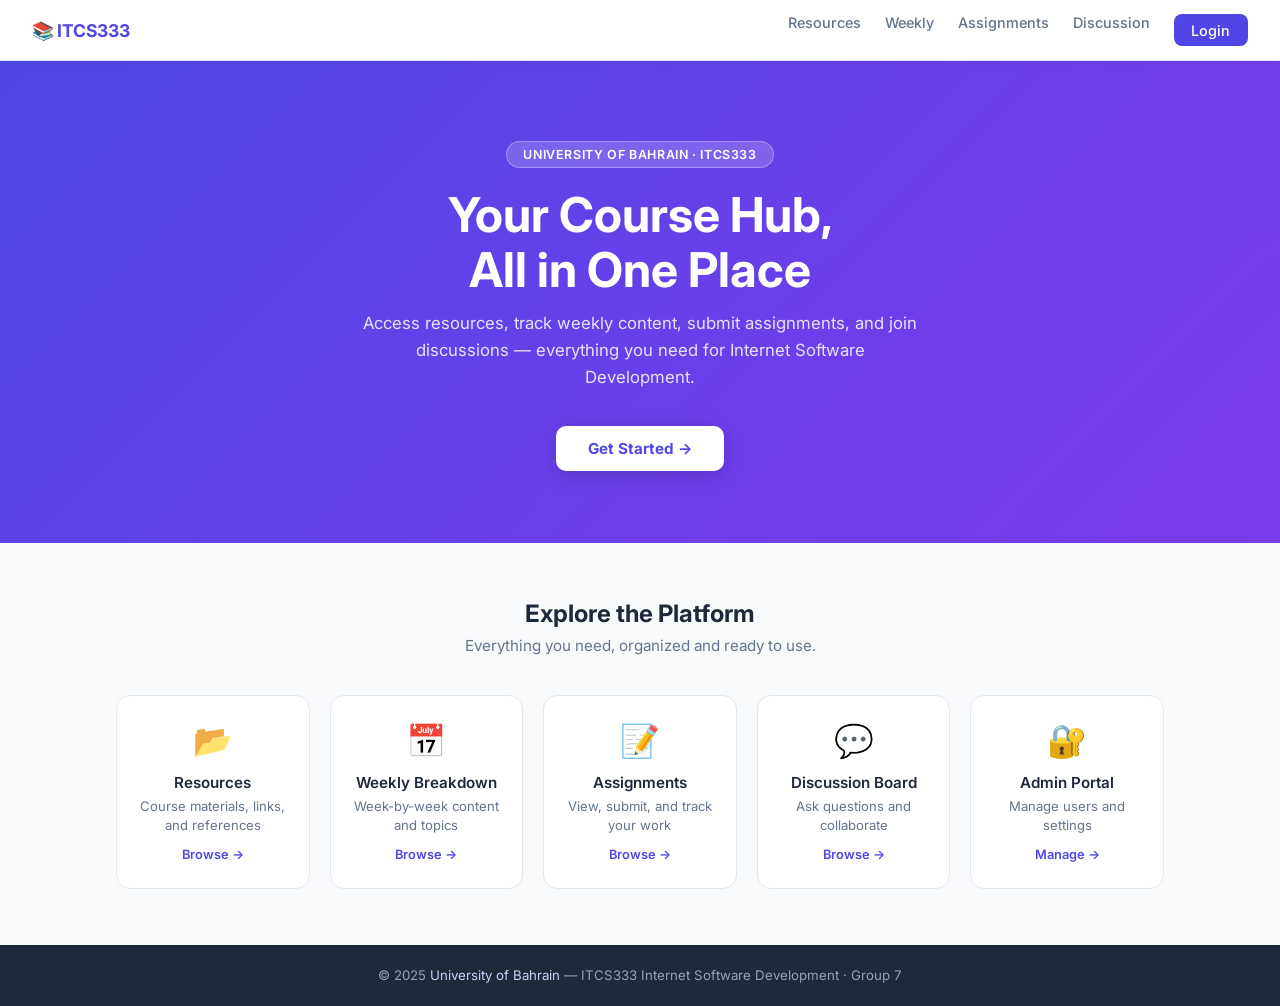
<file: index.html>
<!DOCTYPE html>
<html lang="en">
<head>
    <meta charset="UTF-8">
    <meta name="viewport" content="width=device-width, initial-scale=1.0">
    <title>ITCS333 — Course Website</title>
    <link href="https://fonts.googleapis.com/css2?family=Inter:wght@400;500;600;700&display=swap" rel="stylesheet">
    <style>
        *, *::before, *::after { box-sizing: border-box; margin: 0; padding: 0; }
        body { font-family: 'Inter', sans-serif; background: #f8fafc; color: #1e293b; }

        /* ── NAV ── */
        header {
            background: #fff;
            border-bottom: 1px solid #e2e8f0;
            padding: .9rem 2rem;
            display: flex;
            justify-content: space-between;
            align-items: center;
            position: sticky; top: 0; z-index: 100;
            box-shadow: 0 1px 6px rgba(0,0,0,.06);
        }
        .logo { font-size: 1.1rem; font-weight: 700; color: #4f46e5; letter-spacing: -.3px; }
        nav { display: flex; gap: 1.5rem; }
        nav a { text-decoration: none; color: #64748b; font-size: .9rem; font-weight: 500; transition: color .2s; }
        nav a:hover { color: #4f46e5; }
        .nav-login {
            background: #4f46e5; color: #fff !important; padding: .45rem 1.1rem;
            border-radius: 8px; transition: background .2s !important;
        }
        .nav-login:hover { background: #4338ca !important; }

        /* ── HERO ── */
        .hero {
            background: linear-gradient(135deg, #4f46e5 0%, #7c3aed 100%);
            color: #fff;
            text-align: center;
            padding: 5rem 1rem 4.5rem;
        }
        .hero-badge {
            display: inline-block;
            background: rgba(255,255,255,.18);
            border: 1px solid rgba(255,255,255,.3);
            border-radius: 50px;
            padding: .3rem 1rem;
            font-size: .78rem;
            font-weight: 600;
            letter-spacing: .05em;
            text-transform: uppercase;
            margin-bottom: 1.2rem;
        }
        .hero h1 { font-size: clamp(2rem, 5vw, 3rem); font-weight: 700; line-height: 1.15; margin-bottom: .8rem; }
        .hero p { font-size: 1.05rem; opacity: .85; max-width: 560px; margin: 0 auto 2.2rem; line-height: 1.6; }
        .hero-cta {
            display: inline-block;
            background: #fff;
            color: #4f46e5;
            font-weight: 700;
            font-size: .95rem;
            padding: .8rem 2rem;
            border-radius: 10px;
            text-decoration: none;
            box-shadow: 0 4px 20px rgba(0,0,0,.15);
            transition: transform .2s, box-shadow .2s;
        }
        .hero-cta:hover { transform: translateY(-2px); box-shadow: 0 8px 28px rgba(0,0,0,.2); }

        /* ── CARDS ── */
        .cards-section { padding: 3.5rem 1rem; max-width: 1080px; margin: 0 auto; }
        .cards-section h2 { text-align: center; font-size: 1.5rem; font-weight: 700; margin-bottom: .5rem; color: #1e293b; }
        .cards-subtitle { text-align: center; color: #64748b; margin-bottom: 2.5rem; font-size: .95rem; }
        .cards-grid { display: grid; grid-template-columns: repeat(auto-fit, minmax(180px, 1fr)); gap: 1.25rem; }

        .card {
            background: #fff;
            border-radius: 14px;
            padding: 1.6rem 1.2rem;
            text-align: center;
            border: 1px solid #e2e8f0;
            text-decoration: none;
            color: inherit;
            transition: transform .2s, box-shadow .2s, border-color .2s;
        }
        .card:hover { transform: translateY(-4px); box-shadow: 0 10px 32px rgba(79,70,229,.12); border-color: #c7d2fe; }
        .card-icon { font-size: 2rem; margin-bottom: .8rem; }
        .card h3 { font-size: .95rem; font-weight: 600; color: #1e293b; margin-bottom: .3rem; }
        .card p { font-size: .82rem; color: #64748b; line-height: 1.5; }
        .card-arrow { font-size: .8rem; color: #4f46e5; font-weight: 600; margin-top: .7rem; display: block; }

        /* ── FOOTER ── */
        footer {
            background: #1e293b;
            color: #94a3b8;
            text-align: center;
            padding: 1.4rem;
            font-size: .83rem;
        }
        footer span { color: #c7d2fe; }
    </style>
</head>
<body>

<header>
    <div class="logo">📚 ITCS333</div>
    <nav>
        <a href="src/resources/list.html">Resources</a>
        <a href="src/weekly/list.html">Weekly</a>
        <a href="src/assignments/list.html">Assignments</a>
        <a href="src/discussion/board.html">Discussion</a>
        <a href="src/auth/login.html" class="nav-login">Login</a>
    </nav>
</header>

<section class="hero">
    <div class="hero-badge">University of Bahrain · ITCS333</div>
    <h1>Your Course Hub,<br>All in One Place</h1>
    <p>Access resources, track weekly content, submit assignments, and join discussions — everything you need for Internet Software Development.</p>
    <a href="src/auth/login.html" class="hero-cta">Get Started →</a>
</section>

<section class="cards-section">
    <h2>Explore the Platform</h2>
    <p class="cards-subtitle">Everything you need, organized and ready to use.</p>
    <div class="cards-grid">
        <a class="card" href="src/resources/list.html">
            <div class="card-icon">📂</div>
            <h3>Resources</h3>
            <p>Course materials, links, and references</p>
            <span class="card-arrow">Browse →</span>
        </a>
        <a class="card" href="src/weekly/list.html">
            <div class="card-icon">📅</div>
            <h3>Weekly Breakdown</h3>
            <p>Week-by-week content and topics</p>
            <span class="card-arrow">Browse →</span>
        </a>
        <a class="card" href="src/assignments/list.html">
            <div class="card-icon">📝</div>
            <h3>Assignments</h3>
            <p>View, submit, and track your work</p>
            <span class="card-arrow">Browse →</span>
        </a>
        <a class="card" href="src/discussion/board.html">
            <div class="card-icon">💬</div>
            <h3>Discussion Board</h3>
            <p>Ask questions and collaborate</p>
            <span class="card-arrow">Browse →</span>
        </a>
        <a class="card" href="src/admin/manage_users.html">
            <div class="card-icon">🔐</div>
            <h3>Admin Portal</h3>
            <p>Manage users and settings</p>
            <span class="card-arrow">Manage →</span>
        </a>
    </div>
</section>

<footer>
    &copy; 2025 <span>University of Bahrain</span> — ITCS333 Internet Software Development · Group 7
</footer>

</body>
</html>
</file>
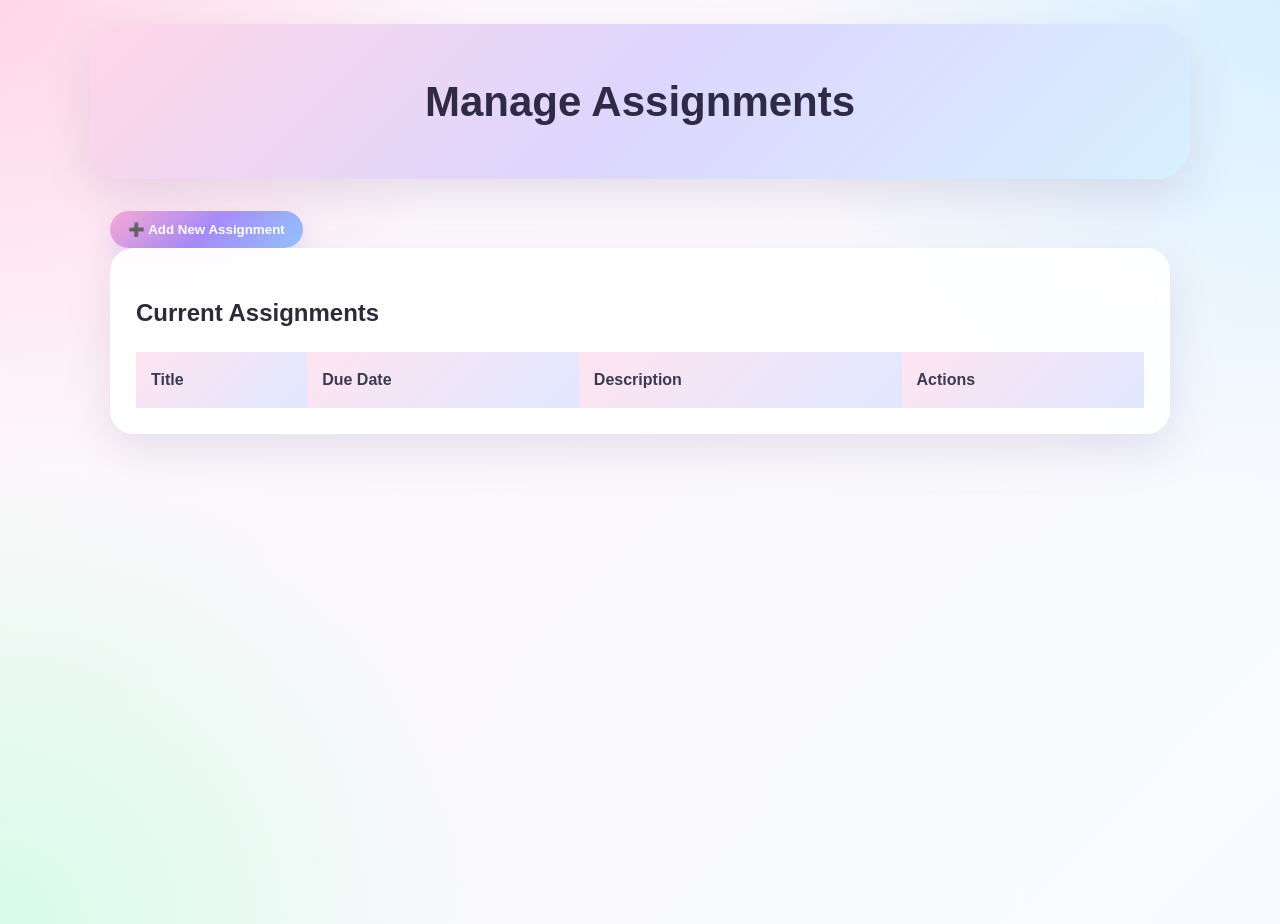
<file: src/assignments/admin.html>
<!--
  Requirement: Create the Admin View for Assignments

  Instructions:
  Fill in the HTML elements as described in the comments.
  This page allows the teacher (admin) to perform full CRUD operations
  on course assignments.
-->
<!DOCTYPE html>
<html lang="en">
<head>
    <!-- TODO: Add the <meta> tag for character encoding (UTF-8). -->
    <meta charset="UTF-8">

    <!-- TODO: Add the responsive viewport <meta> tag
         (width=device-width, initial-scale=1.0). -->
    <meta name="viewport" content="width=device-width, initial-scale=1.0">

    <!-- TODO: Add a <title>, e.g., "Manage Assignments". -->
    <title>Manage Assignments</title>

    <!-- TODO: Link to your CSS framework or stylesheet. -->
    <link rel="stylesheet" href="style.css">

    <!-- Required: link admin.js with defer. -->
    <script src="admin.js" defer></script>
</head>
<body>

    <!-- TODO: Create a <header> containing an <h1> "Manage Assignments". -->
    <header>
        <h1>Manage Assignments</h1>
    </header>

    <!-- TODO: Create the <main> content area. -->
    <main>

        <!-- ============================================================
             Section 1: Add / Edit Assignment Form
             ============================================================ -->
        <!-- TODO: Create a <section> for the form. -->
<button id="toggle-form-btn" class="primary-btn" type="button">
    ➕ Add New Assignment
</button>

     <section id="form-section" class="hidden">
            <!-- TODO: Add a sub-heading <h2> "Add a New Assignment". -->
               <h2 id="form-title">Add New Assignment</h2>

            <!-- TODO: Create a <form id="assignment-form"> (action can be "#").
                 The id is required by admin.js. -->
            <form id="assignment-form" action="#">

                <!-- TODO: Use a <fieldset> to group the form controls. -->
                <fieldset>

                    <!-- TODO: Add a <legend>, e.g., "Assignment Details". -->
                    <legend>Assignment Details</legend>

                    <!-- TODO: Add a <label> and <input> for the assignment title. -->
                    <label for="assignment-title">Title</label>
                    <input id="assignment-title" type="text" required>

                    <!-- TODO: Add a <label> and <textarea> for the description. -->
                    <label for="assignment-description">Description</label>
                    <textarea id="assignment-description" rows="5" required></textarea>

                    <!-- TODO: Add a <label> and <input> for the due date. -->
                    <label for="assignment-due-date">Due Date</label>
                    <input id="assignment-due-date" type="date" required>

                    <!-- TODO: Add a <label> and <textarea> for attached file URLs -->
                    <label for="assignment-files">Files (one per line)</label>
                    <textarea id="assignment-files" rows="3"></textarea>

                    <!-- TODO: Add a submit <button>. -->
                    <button id="add-assignment" type="submit">Add Assignment</button>

                </fieldset>
                <!-- End of <fieldset> -->
            </form>
            <!-- End of <form> -->
        </section>
        <!-- End of form <section> -->


        <!-- ============================================================
             Section 2: Existing Assignments Table
             ============================================================ -->
        <!-- TODO: Create a <section> to display the current list of
             assignments. -->
        <section>

            <!-- TODO: Add a sub-heading <h2> "Current Assignments". -->
            <h2>Current Assignments</h2>

            <!-- TODO: Create a <table id="assignments-table">. -->
            <table id="assignments-table">

                <!-- TODO: Create a <thead> -->
                <thead>
                    <tr>
                        <th>Title</th>
                        <th>Due Date</th>
                        <th>Description</th>
                        <th>Actions</th>
                    </tr>
                </thead>

                <!-- TODO: Create a <tbody id="assignments-tbody">. -->
                <tbody id="assignments-tbody">
                </tbody>

            </table>
            <!-- End of <table> -->
        </section>
        <!-- End of list <section> -->

    </main>
    <!-- End of <main> -->
</body>
</html>
</file>
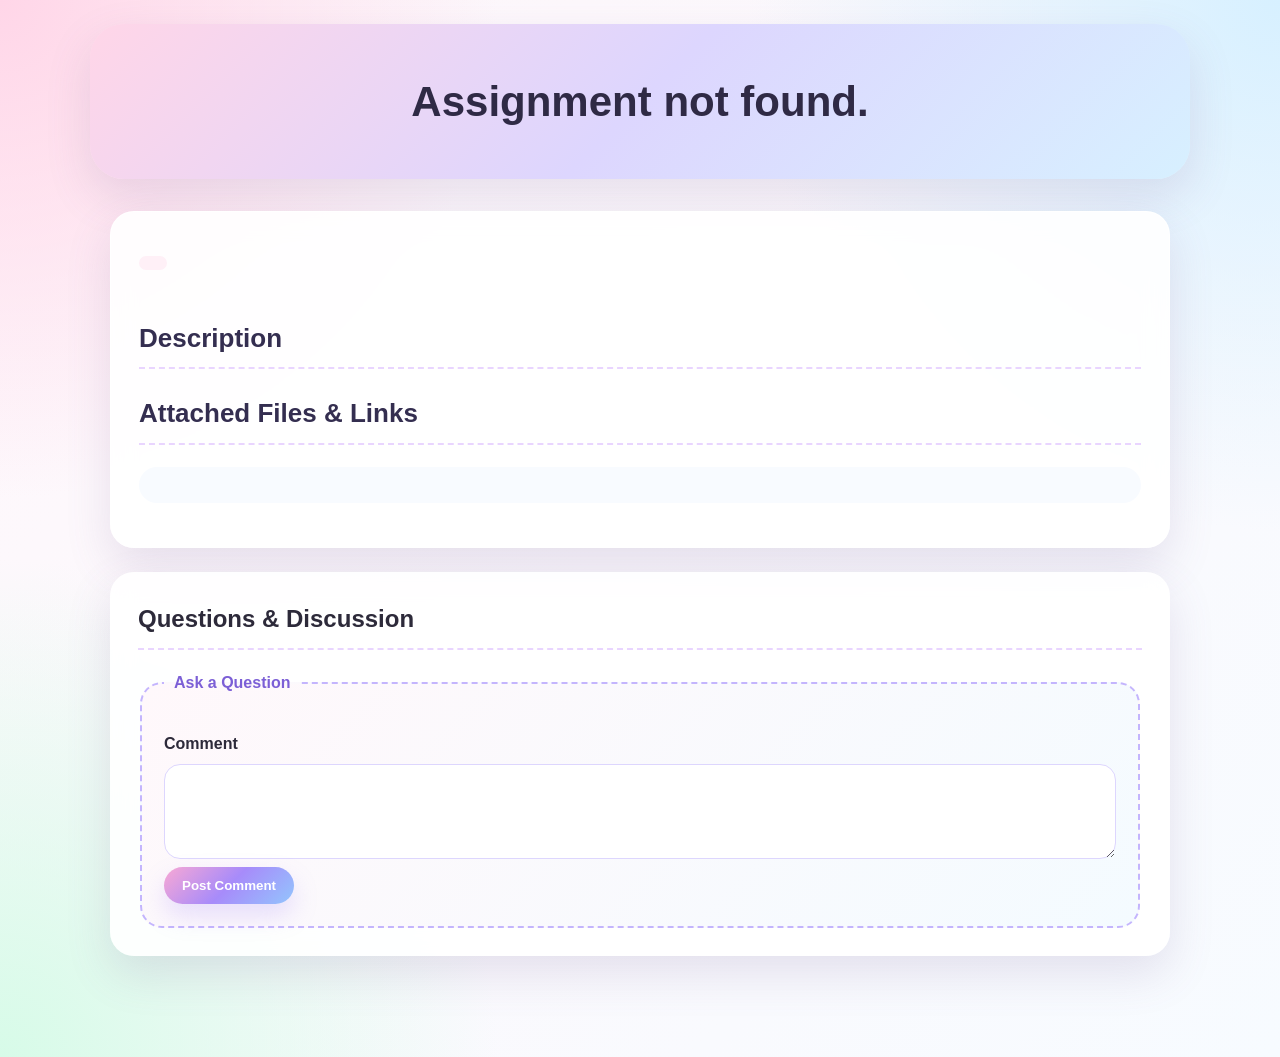
<file: src/assignments/details.html>
<!--
  Requirement: Create the Dedicated Page for a Single Assignment

  Instructions:
  This page displays the full details for one assignment and allows
  students to read and post discussion comments.
-->
<!DOCTYPE html>
<html lang="en">
<head>
    <!-- TODO: Add <meta> tags for charset (UTF-8) and viewport
         (width=device-width, initial-scale=1.0). -->
    <meta charset="UTF-8">
    <meta name="viewport" content="width=device-width, initial-scale=1.0">

    <!-- TODO: Add a <title>, e.g., "Assignment Details". -->
    <title>Assignment Details</title>

    <!-- TODO: Link to your CSS framework or stylesheet. -->
    <link rel="stylesheet" href="style.css">

    <!-- Required: link details.js with defer. -->
    <script src="details.js" defer></script>
</head>
<body>

    <!-- TODO: Create a <header>.
         Inside it, add an <h1 id="assignment-title">.
         details.js will set its textContent to the assignment's title.
         Leave it empty for now. -->
    <header>
        <h1 id="assignment-title"></h1>
    </header>

    <!-- TODO: Create the <main> content area. -->
    <main>

        <!-- ============================================================
             Section 1: Assignment Information
             ============================================================ -->
        <!-- TODO: Use an <article> to display the main assignment
             information. -->
        <article>

            <!-- TODO: Add a <p id="assignment-due-date">.
                 details.js will set it to "Due: YYYY-MM-DD"
                 using the due_date column from the assignments table. -->
            <p id="assignment-due-date"></p>

            <!-- TODO: Add a <h2> "Description". -->
            <h2>Description</h2>

            <!-- TODO: Add a <p id="assignment-description">.
                 details.js will set its textContent to the assignment's
                 description from the assignments table. -->
            <p id="assignment-description"></p>

            <!-- TODO: Add a <h2> "Attached Files &amp; Links". -->
            <h2>Attached Files &amp; Links</h2>

            <!-- TODO: Add a <ul id="assignment-files-list">.
                 details.js will populate this list from the files column
                 in the assignments table. That column is a JSON-encoded
                 array of URL strings. Each URL becomes a
                 <li><a href="{url}">{url}</a></li> item.
                 Leave the list empty here. -->
            <ul id="assignment-files-list"></ul>

        </article>
        <!-- End of <article> -->


        <!-- ============================================================
             Section 2: Discussion Forum
             ============================================================ -->
        <!-- TODO: Create a <section id="discussion-forum">. -->
        <section id="discussion-forum">

            <!-- TODO: Add a <h2> "Questions &amp; Discussion". -->
            <h2>Questions &amp; Discussion</h2>

            <!-- Subsection 2.1: Existing Comments -->
            <!-- TODO: Add a <div id="comment-list">.
                 details.js will inject one <article> per comment here.
                 Each comment article follows this structure:

                 <article>
                     <p>Comment text goes here.</p>
                     <footer>Posted by: Author Name</footer>
                 </article>

                 Comments come from the comments_assignment table
                 (columns: id, assignment_id, author, text, created_at).
                 Leave the div empty here. -->
            <div id="comment-list"></div>

            <!-- Subsection 2.2: Add a Comment Form -->
            <!-- TODO: Create a <form id="comment-form"> (action="#").
                 The id is required by details.js. -->
            <form id="comment-form" action="#">

                <!-- TODO: Use a <fieldset> to group the controls. -->
                <fieldset>
                    <!-- TODO: Add a <legend>, e.g., "Ask a Question". -->
                    <legend>Ask a Question</legend>

                    <!-- TODO: Add a <label> and <textarea> for the comment.
                         - label for="new-comment"
                         - textarea id="new-comment", required
                         - The id must be exactly "new-comment" as
                           details.js reads this element by that id. -->
                    <label for="new-comment">Comment</label>
                    <textarea id="new-comment" required></textarea>

                    <!-- TODO: Add a submit <button>.
                         - type="submit"
                         - Text: "Post Comment" -->
                    <button type="submit">Post Comment</button>
                </fieldset>
                <!-- End of <fieldset> -->
            </form>
            <!-- End of <form> -->

        </section>
        <!-- End of <section#discussion-forum> -->

    </main>
    <!-- End of <main> -->
</body>
</html>
</file>
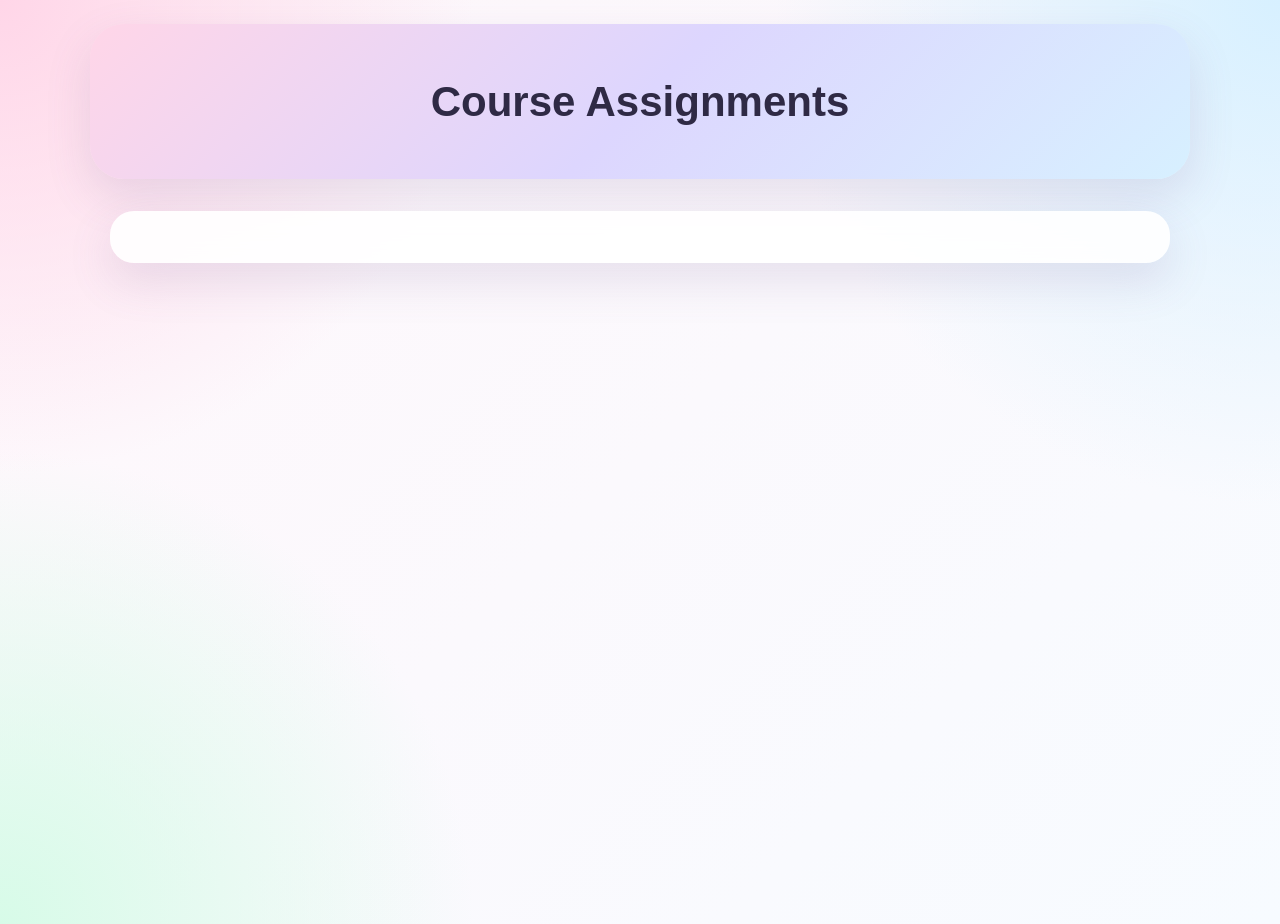
<file: src/assignments/list.html>
<!--
  Requirement: Create the Student View for Assignments

  Instructions:
  This page is a read-only view for students to see all course assignments.
  Each assignment should link to its dedicated detail page.
-->
<!DOCTYPE html>
<html lang="en">
<head>
    <!-- TODO: Add <meta> tags for charset (UTF-8) and viewport
         (width=device-width, initial-scale=1.0). -->
    <meta charset="UTF-8">
    <meta name="viewport" content="width=device-width, initial-scale=1.0">

    <!-- TODO: Add a <title>, e.g., "Course Assignments". -->
    <title>Course Assignments</title>

    <!-- TODO: Link to your CSS framework or stylesheet. -->
    <link rel="stylesheet" href="style.css">

    <!-- Required: link list.js with defer so the DOM is ready before the
         script runs. -->
    <script src="list.js" defer></script>
</head>
<body>

    <!-- TODO: Create a <header> containing an <h1> "Course Assignments". -->
    <header>
        <h1>Course Assignments</h1>
    </header>
        
    <!-- TODO: Create the <main> content area. -->
    <main>
        
        <!-- TODO: Create a <section id="assignment-list-section"> to contain
             the list of assignment articles.
             The id is required by list.js. -->
        <section id="assignment-list-section">
            

            <!-- list.js will inject one <article> per assignment here.
                 Each article follows the structure below. -->

            <!-- Example Assignment Article Structure (do NOT hardcode real
                 data; list.js fetches it from the API):

            <article>
                <h2>HTML &amp; CSS Portfolio</h2>
                <p>Due: 2025-02-15</p>
                <p>Create a responsive portfolio website...</p>
                <a href="details.html?id=1">View Details &amp; Discussion</a>
            </article>

            Note: the href MUST be "details.html?id=<id>" so that
            details.js can read the id from the URL query string. -->

        </section>
        <!-- End of #assignment-list-section -->

    </main>
    <!-- End of <main> -->

</body>
</html>
</file>
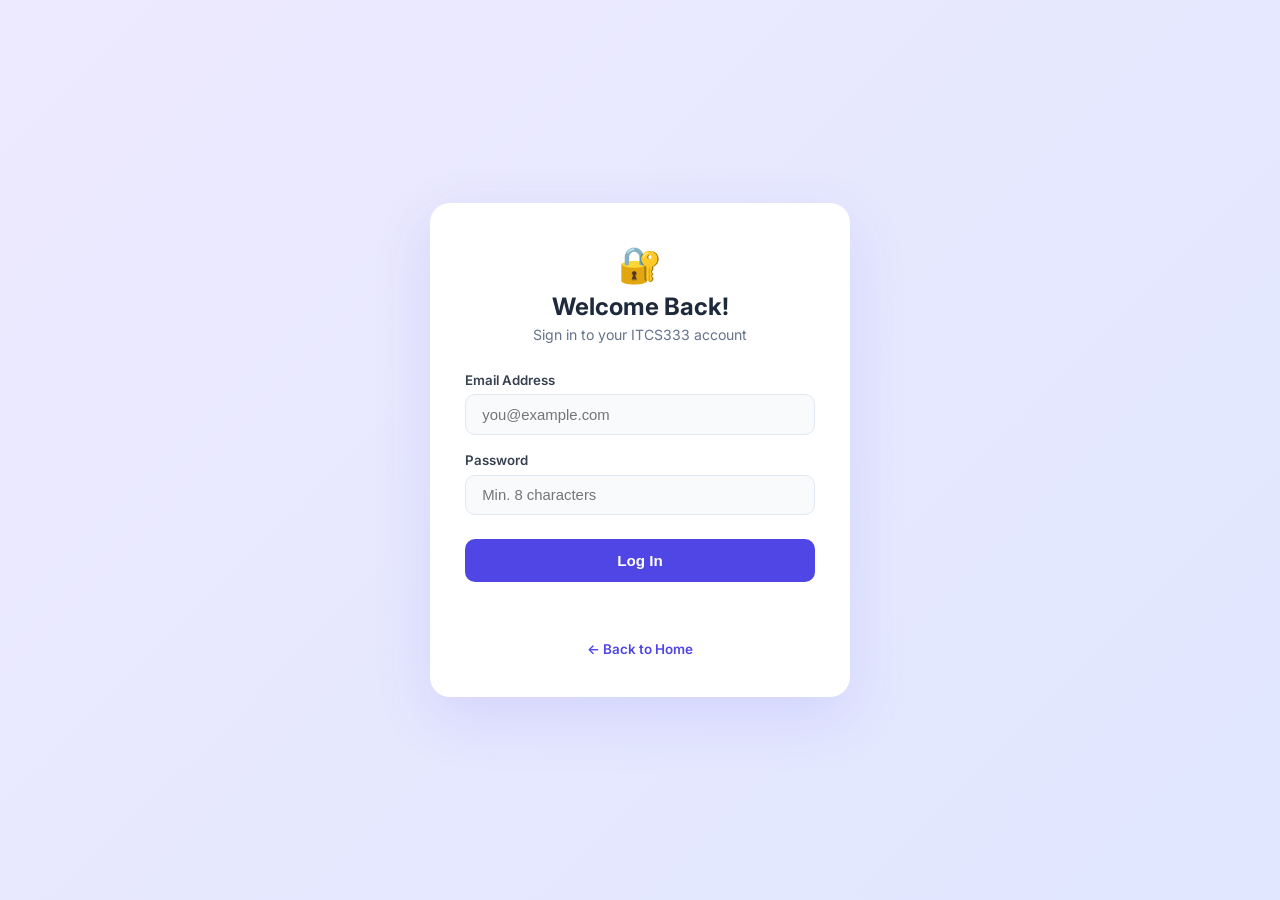
<file: src/auth/login.html>
<!DOCTYPE html>
<html lang="en">
<head>
    <meta charset="UTF-8">
    <meta name="viewport" content="width=device-width, initial-scale=1.0">
    <title>Login</title>
    <link href="https://fonts.googleapis.com/css2?family=Inter:wght@400;500;600;700&display=swap" rel="stylesheet">
    <style>
        *, *::before, *::after { box-sizing: border-box; margin: 0; padding: 0; }
        body {
            font-family: 'Inter', sans-serif;
            min-height: 100vh;
            display: flex;
            align-items: center;
            justify-content: center;
            background: linear-gradient(135deg, #ede9fe 0%, #e0e7ff 100%);
        }

        .card {
            background: #fff;
            border-radius: 20px;
            padding: 2.5rem 2.2rem;
            width: 100%;
            max-width: 420px;
            box-shadow: 0 20px 60px rgba(79,70,229,.12);
        }

        .brand { text-align: center; margin-bottom: 1.8rem; }
        .brand-icon { font-size: 2.2rem; }
        .brand h1 { font-size: 1.5rem; font-weight: 700; color: #1e293b; margin-top: .4rem; }
        .brand p  { font-size: .88rem; color: #64748b; margin-top: .3rem; }

        fieldset { border: none; padding: 0; }
        legend { display: none; }

        .field { margin-bottom: 1.1rem; }
        label { display: block; font-size: .83rem; font-weight: 600; color: #374151; margin-bottom: .4rem; }

        input[type="email"],
        input[type="password"] {
            width: 100%;
            padding: .7rem 1rem;
            border: 1.5px solid #e2e8f0;
            border-radius: 10px;
            font-size: .93rem;
            color: #1e293b;
            background: #f8fafc;
            transition: border-color .2s, box-shadow .2s;
            outline: none;
        }
        input:focus {
            border-color: #6366f1;
            box-shadow: 0 0 0 3px rgba(99,102,241,.15);
            background: #fff;
        }

        button[type="submit"] {
            width: 100%;
            padding: .8rem;
            background: #4f46e5;
            color: #fff;
            font-size: .95rem;
            font-weight: 600;
            border: none;
            border-radius: 10px;
            cursor: pointer;
            margin-top: .4rem;
            transition: background .2s, transform .15s;
        }
        button[type="submit"]:hover  { background: #4338ca; transform: translateY(-1px); }
        button[type="submit"]:active { transform: translateY(0); }

        #message-container {
            margin-top: .9rem;
            padding: .65rem 1rem;
            border-radius: 8px;
            font-size: .87rem;
            font-weight: 500;
            min-height: 1.6rem;
        }
        #message-container.success { background: #d1fae5; color: #065f46; }
        #message-container.error   { background: #fee2e2; color: #991b1b; }

        .back-link { text-align: center; margin-top: 1.2rem; font-size: .84rem; color: #64748b; }
        .back-link a { color: #4f46e5; text-decoration: none; font-weight: 600; }
        .back-link a:hover { text-decoration: underline; }
    </style>
</head>
<body>

    <div class="card">
        <div class="brand">
            <div class="brand-icon">🔐</div>
            <h1>Welcome Back!</h1>
            <p>Sign in to your ITCS333 account</p>
        </div>

        <form id="login-form" action="#">
            <fieldset>
                <legend>Secure Login</legend>

                <div class="field">
                    <label for="email">Email Address</label>
                    <input type="email" id="email" name="email" required placeholder="you@example.com">
                </div>

                <div class="field">
                    <label for="password">Password</label>
                    <input type="password" id="password" name="password" required minlength="8" placeholder="Min. 8 characters">
                </div>

                <button type="submit" id="login">Log In</button>
            </fieldset>

            <div id="message-container"></div>
        </form>

        <p class="back-link"><a href="../../index.html">← Back to Home</a></p>
    </div>

    <script src="login.js" defer></script>
</body>
</html>
</file>
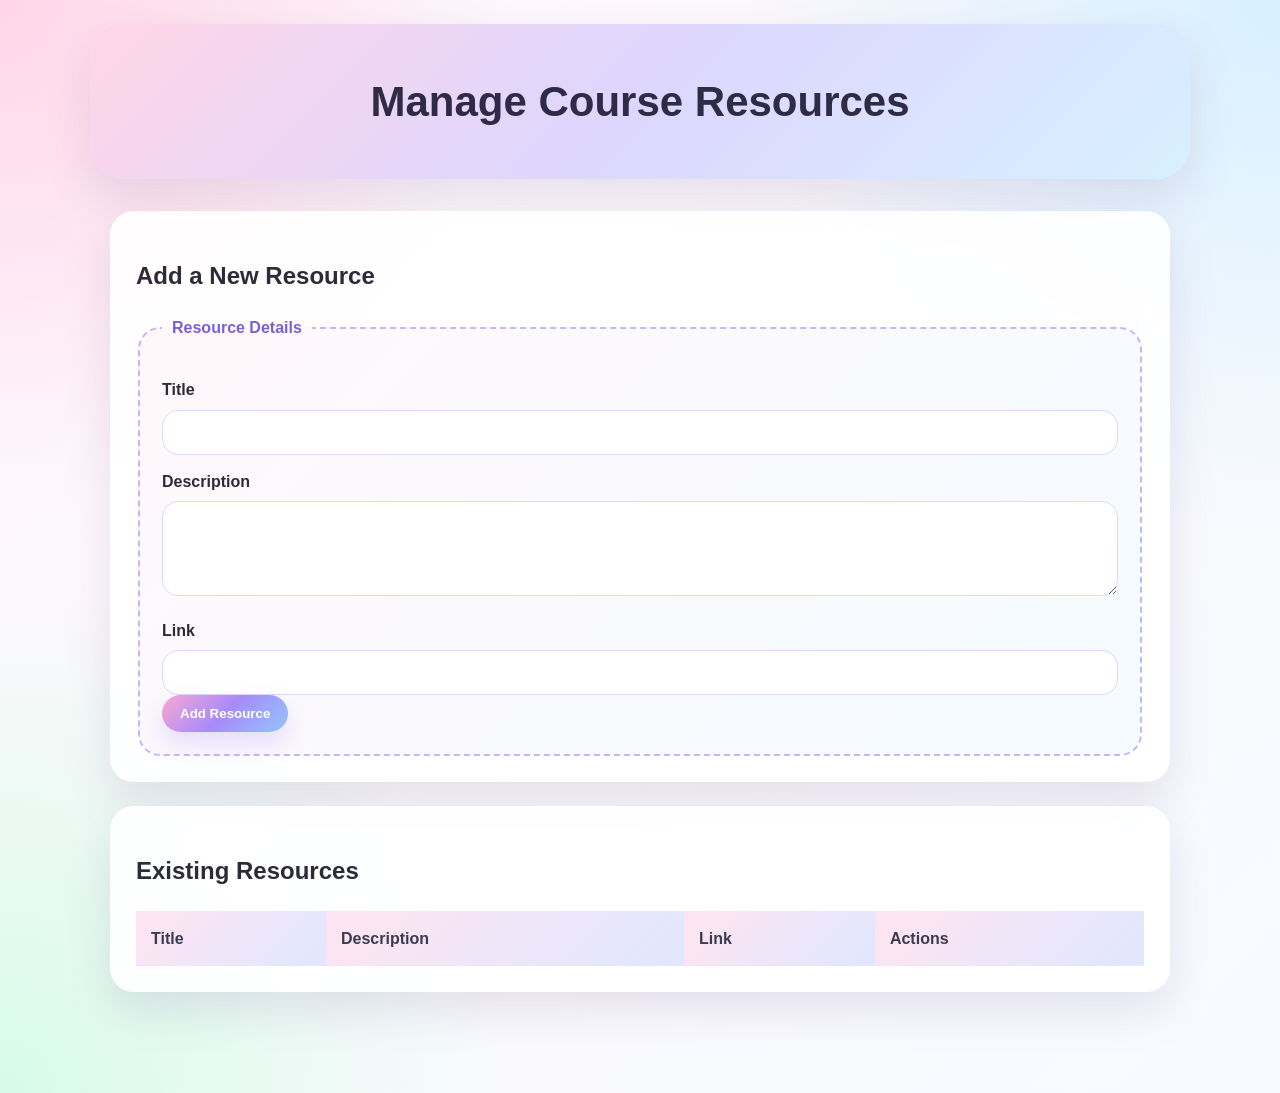
<file: src/resources/admin.html>
<!--
  Requirement: Create the Admin View for Course Resources

  Instructions:
  Fill in the HTML elements as described in the comments.
  This page allows the teacher (admin) to perform full CRUD operations on course resources.
-->
<!DOCTYPE html>
<html lang="en">
<head>
    <!-- TODO: Add the 'meta' tag for character encoding (UTF-8). -->
    <meta charset="UTF-8">
    
    <!-- TODO: Add the responsive 'viewport' meta tag.
         The 'name' should be 'viewport' and the 'content' should set the 'width' to 'device-width'
         and the 'initial-scale' to '1.0'. -->
    <meta name="viewport" content="width=device-width, initial-scale=1.0">

    <!-- TODO: Add a title, e.g., "Manage Resources". -->
    <title>Manage Resources</title>

    <!-- TODO: Link to your CSS framework or stylesheet. -->
<link rel="stylesheet" href="../common/styles.css">
    <!-- TODO: Link this script file:
         <script src="admin.js" defer></script> -->
    <script src="admin.js" defer></script>
</head>
<body>

    <!-- TODO: Create a 'header' with a main heading ('h1') "Manage Course Resources". -->
    <header>
        <h1>Manage Course Resources</h1>
    </header>

    <!-- TODO: Create the 'main' content area. -->
    <main>

        <!-- Section 1: Add/Edit Resource Form -->
        <!-- TODO: Create a 'section' for the form. -->
        <section>
            <!-- TODO: Add a sub-heading ('h2') "Add a New Resource". -->
            <h2>Add a New Resource</h2>

            <!-- TODO: Create a 'form' with id="resource-form". Action can be '#'.
                 This id is required by admin.js. -->
            <form id="resource-form" action="#">
                <!-- TODO: Use a 'fieldset' to group the form controls. -->
                <fieldset>
                    <!-- TODO: Add a 'legend', e.g., "Resource Details". -->
                    <legend>Resource Details</legend>

                    <!-- TODO: Add a 'label' and 'input' for the resource title.
                         - label 'for': "resource-title"
                         - input 'id': "resource-title", type="text", required -->
                    <label for="resource-title">Title</label>
                    <input id="resource-title" type="text" required>

                    <!-- TODO: Add a 'label' and 'textarea' for the resource description.
                         - label 'for': "resource-description"
                         - textarea 'id': "resource-description" -->
                    <label for="resource-description">Description</label>
                    <textarea id="resource-description"></textarea>
                    
                    <!-- TODO: Add a 'label' and 'input' for the resource link.
                         - label 'for': "resource-link"
                         - input 'id': "resource-link", type="url", required -->
                    <label for="resource-link">Link</label>
                    <input id="resource-link" type="url" required>

                    <!-- TODO: Add a 'button' to submit the form.
                         - id="add-resource", type="submit", Text: "Add Resource" -->
                    <button id="add-resource" type="submit">Add Resource</button>
                <!-- End of fieldset. -->
                </fieldset>
            <!-- End of form. -->
            </form>
        <!-- End of form section. -->
        </section>


        <!-- Section 2: Existing Resources List -->
        <!-- TODO: Create a 'section' to display the list of current resources. -->
        <section>
            <!-- TODO: Add a sub-heading ('h2') "Existing Resources". -->
            <h2>Existing Resources</h2>

            <!-- TODO: Create a 'table' with id="resources-table". -->
            <table id="resources-table">
                <!-- TODO: Create a 'thead' and a 'tr' inside it. -->
                <thead>
                    <tr>
                        <!-- TODO: Add 'th' elements for "Title", "Description", "Link", and "Actions". -->
                        <th>Title</th>
                        <th>Description</th>
                        <th>Link</th>
                        <th>Actions</th>
                    </tr>
                </thead>
                
                <!-- TODO: Create a 'tbody' with id="resources-tbody".
                     This id is required by admin.js.
                     Rows will be injected here dynamically by admin.js. -->
                <tbody id="resources-tbody">

                    <!-- Each row follows this structure: -->
                    <!-- TODO: Create a 'tr' for each resource. -->
                        <!-- TODO: Add a 'td' for the title. -->
                        <!-- TODO: Add a 'td' for the description. -->
                        <!-- TODO: Add a 'td' for the link. -->

                        <!-- TODO: Add a 'td' containing the action buttons. -->
                            <!-- TODO: Add an "Edit" button with class="edit-btn"
                                 and data-id set to the resource's id. -->
                            <!-- TODO: Add a "Delete" button with class="delete-btn"
                                 and data-id set to the resource's id. -->
                        <!-- End of actions 'td'. -->
                    <!-- End of the row. -->

                <!-- End of tbody. -->
                </tbody>
            <!-- End of table. -->
            </table>
        <!-- End of resources list section. -->
        </section>

    <!-- End of main. -->
    </main>
</body>
</html>
</file>
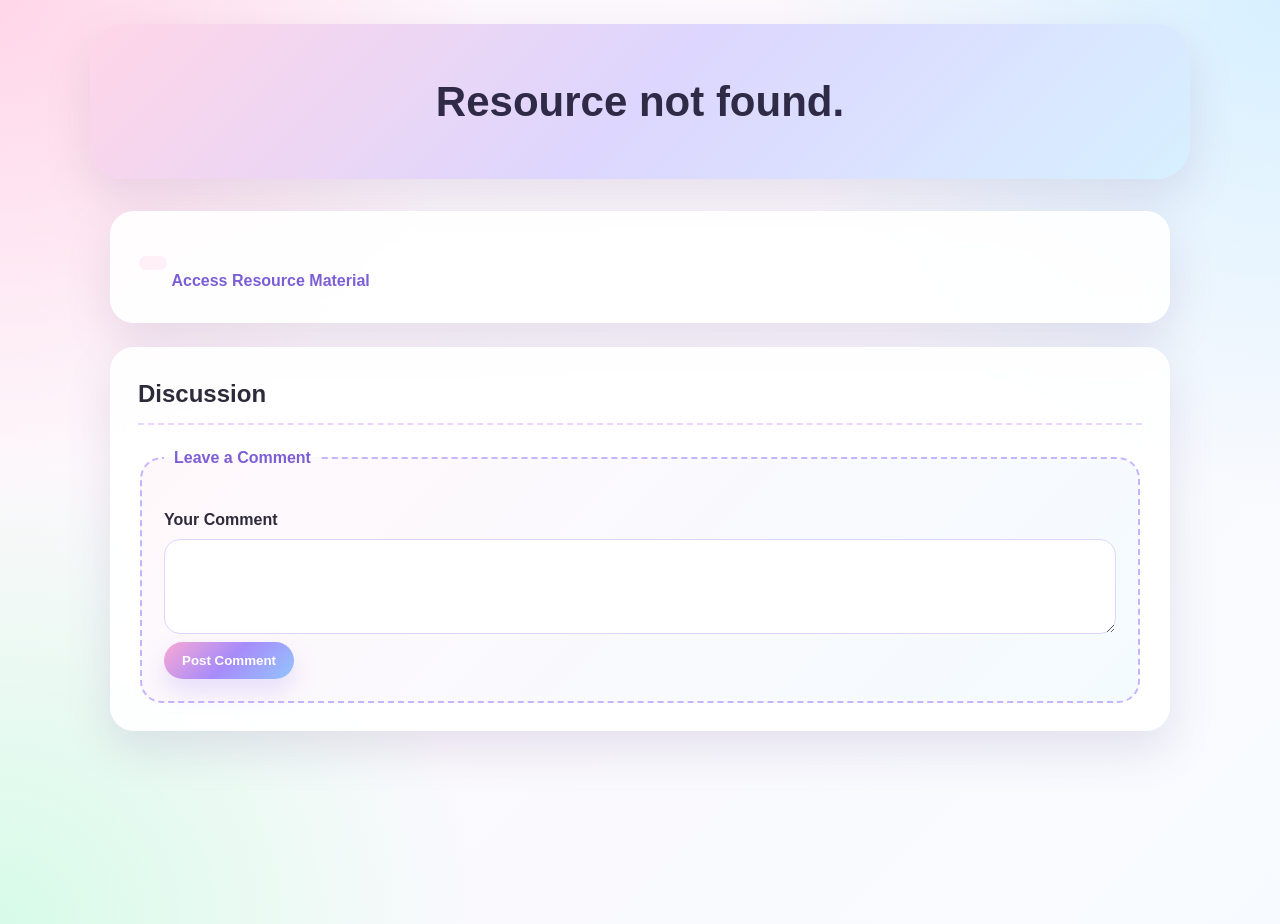
<file: src/resources/details.html>
<!--
  Requirement: Create the Dedicated Page for a Single Resource

  Instructions:
  This page displays the details for one resource and allows for discussion.
  All content is loaded dynamically by details.js using the resource id
  from the URL query string (e.g., details.html?id=1).
-->
<!DOCTYPE html>
<html lang="en">
<head>
    <!-- TODO: Add meta tags for charset and viewport. -->
    <meta charset="UTF-8">      
     <meta name="viewport" content="width=device-width, initial-scale=1.0">

    <!-- TODO: Add a title. You can make it dynamic later, but for now, use "Resource Details". -->
    <title>Resource Details</title>

    <!-- TODO: Link to your CSS framework or stylesheet. -->
<link rel="stylesheet" href="../common/styles.css">

    <!-- TODO: Link this script file:
         <script src="details.js" defer></script> -->
            <script src="details.js" defer></script>
</head>
<body>
    <!-- TODO: Create a 'header' with a main heading ('h1').
         Add id="resource-title" to the <h1>. This id is required by details.js. -->
    <header>
        <h1 id="resource-title">Resource Title</h1>
    </header>

    <!-- TODO: Create the 'main' content area. -->
    <main>

  <!-- Section 1: Resource Information -->

        <!-- TODO: Use an 'article' to display the main resource information. -->
        <article>
            <!-- TODO: Add a paragraph ('p') for the resource description.
                 Add id="resource-description" to this <p>. This id is required by details.js. -->
            <p id="resource-description"></p>
            <!-- TODO: Add an anchor tag ('a') that links to the actual resource URL.
                 - Add id="resource-link" to this <a>. This id is required by details.js.
                 - Text should be "Access Resource Material".
                 - Add target="_blank" to open it in a new tab. -->
            <a id="resource-link" href="#" target="_blank">Access Resource Material</a>
        </article>
        <!-- End of article. -->
           
        <!-- Section 2: Discussion Forum -->
        <!-- TODO: Create a 'section' for the discussion, with an 'id' of "discussion-forum". -->
        <section id="discussion-forum">
            <!-- TODO: Add a sub-heading ('h2') "Discussion". -->
            <h2>Discussion</h2>

            <!-- Subsection 2.1: Existing Comments -->
            <!-- TODO: Add a <div> for the list of comments.
                 Add id="comment-list" to this <div>. This id is required by details.js.
                 Comments will be injected here dynamically by details.js. -->
            <div id="comment-list">

                <!-- Each comment follows this structure: -->
                <!-- TODO: Use an 'article' for each comment. -->
                    <!-- TODO: Use a 'p' for the comment text. -->
                    <!-- TODO: Use a 'footer' to show the author
                         (e.g., "Posted by: Ali Hassan"). -->
                <!-- End of comment article. -->

            <!-- End of comment list div. -->
            </div>

            <!-- Subsection 2.2: Add a Comment Form -->
            <!-- TODO: Create a 'form' for users to post new comments.
                 Add id="comment-form" to this <form>. This id is required by details.js.
                 Action can be '#'. -->
            <form id="comment-form" action="#">
                <!-- TODO: Use a 'fieldset' to group the controls. -->
                <fieldset>
                    <!-- TODO: Add a 'legend', e.g., "Leave a Comment". -->
                    <legend>Leave a Comment</legend>

                    <!-- TODO: Add a 'label' and 'textarea' for the comment box.
                         - label 'for': "new-comment"
                         - textarea 'id': "new-comment", required
                         This id is required by details.js. -->
                    <label for="new-comment">Your Comment</label>
                    <textarea id="new-comment" required></textarea>
                    
                    <!-- TODO: Add a 'button' to submit the comment.
                         - type="submit", Text: "Post Comment" -->
                    <button type="submit">Post Comment</button>
                <!-- End of fieldset. -->
                </fieldset>
            <!-- End of form. -->
            </form>
        <!-- End of discussion section. -->
        </section>

    <!-- End of main. -->
    </main>
</body>
</html>
</file>
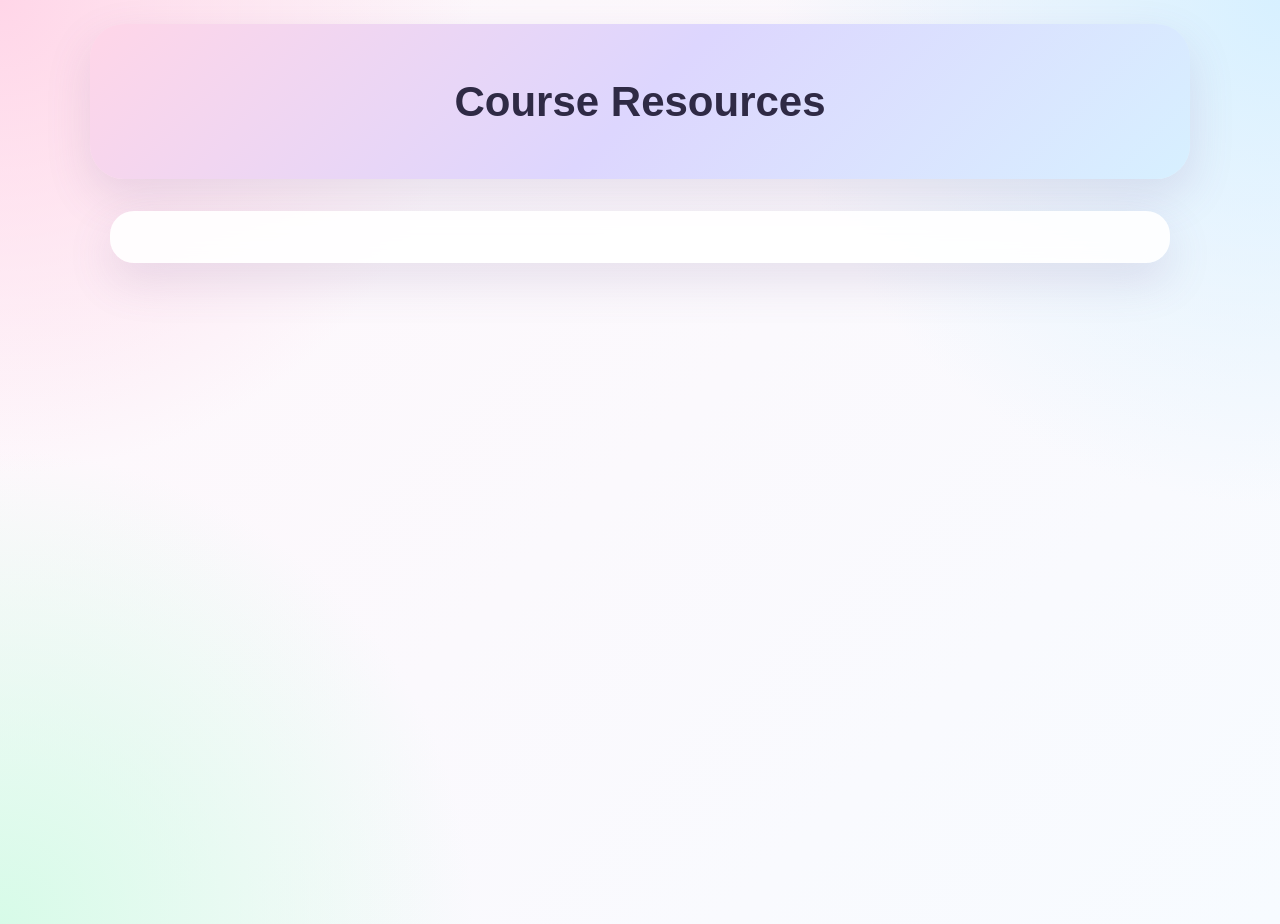
<file: src/resources/list.html>
<!DOCTYPE html>
<html lang="en">
<head>
    <meta charset="UTF-8">
    <meta name="viewport" content="width=device-width, initial-scale=1.0">
    <title>Course Resources</title>
<link rel="stylesheet" href="../common/styles.css">
    <script src="list.js" defer></script>
</head>
<body>
    <header>
        <h1>Course Resources</h1>
    </header>
    <main>
        <section id="resource-list-section">
        </section>
    </main>
</body>
</html>
</file>
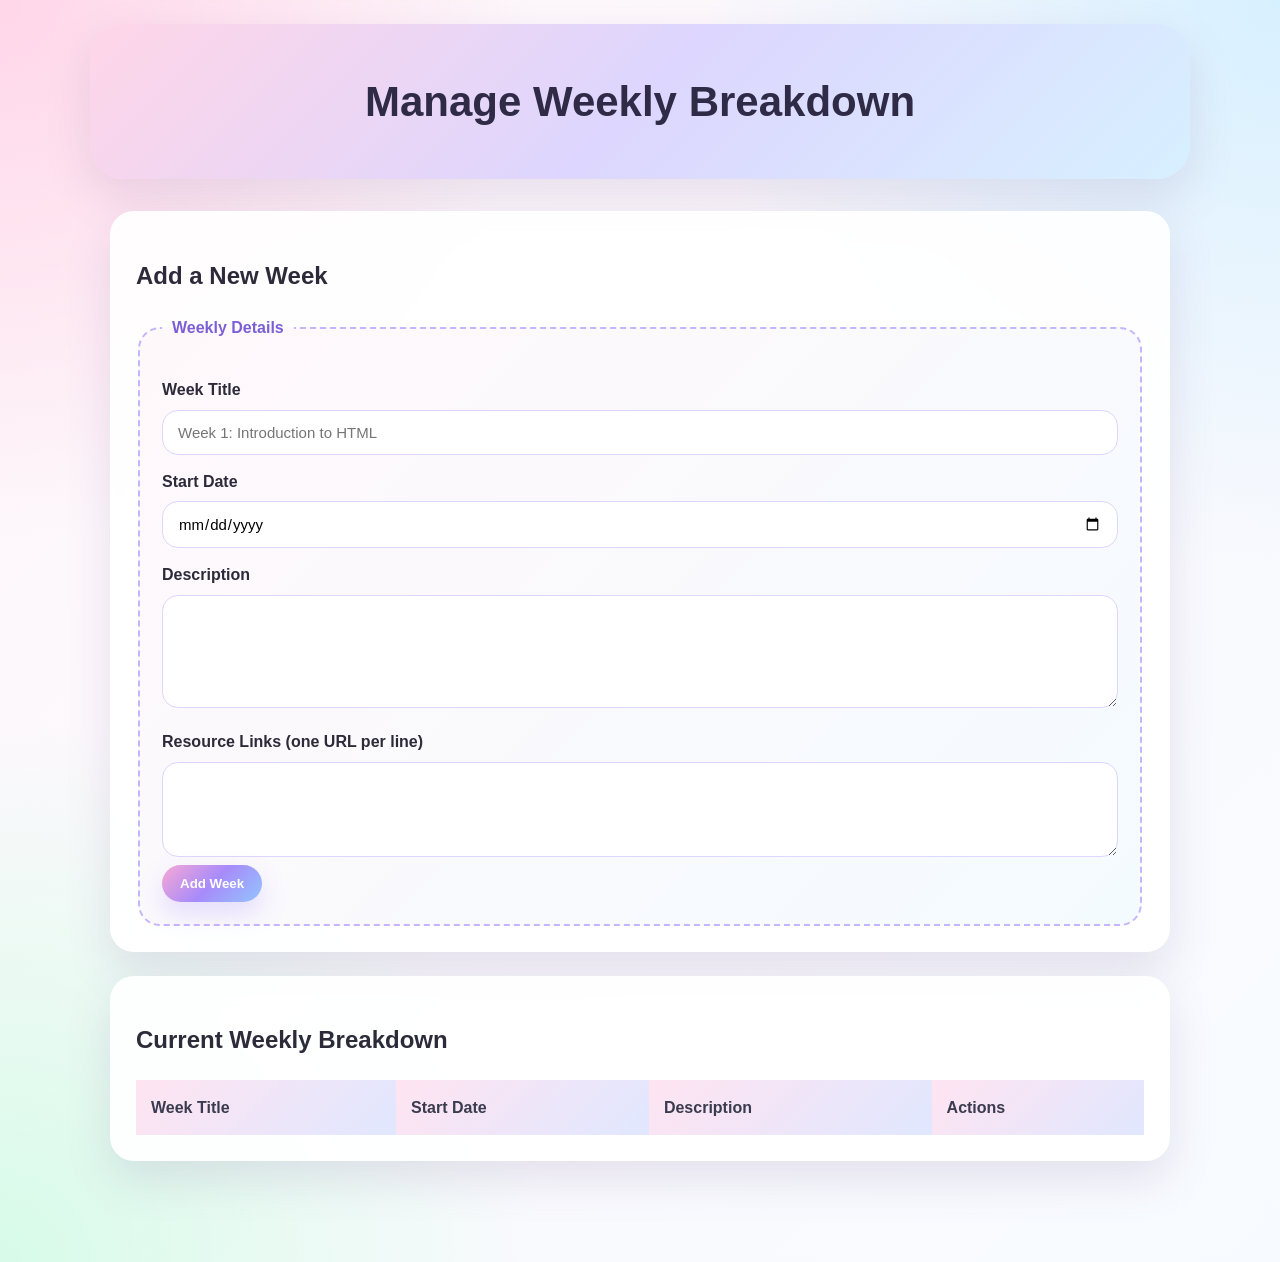
<file: src/weekly/admin.html>
<!DOCTYPE html>
<html lang="en">
<head>
    <meta charset="UTF-8" />
    <meta name="viewport" content="width=device-width, initial-scale=1.0" />
    <title>Manage Weekly Breakdown</title>
    <link rel="stylesheet" href="../common/styles.css" />
    <script src="admin.js" defer></script>
</head>
<body>

    <header>
        <h1>Manage Weekly Breakdown</h1>
    </header>

    <main>

        <!-- Section 1: Add / Edit Week Form -->
        <section>
            <h2>Add a New Week</h2>

            <form id="week-form" action="#">
                <fieldset>
                    <legend>Weekly Details</legend>

                    <label for="week-title">Week Title</label>
                    <input
                        id="week-title"
                        type="text"
                        required
                        placeholder="Week 1: Introduction to HTML"
                    />

                    <label for="week-start-date">Start Date</label>
                    <input
                        id="week-start-date"
                        type="date"
                        required
                    />

                    <label for="week-description">Description</label>
                    <textarea
                        id="week-description"
                        rows="5"
                    ></textarea>

                    <label for="week-links">Resource Links (one URL per line)</label>
                    <textarea
                        id="week-links"
                        rows="3"
                    ></textarea>

                    <button id="add-week" type="submit">Add Week</button>
                </fieldset>
            </form>
        </section>

        <!-- Section 2: Existing Weekly Entries -->
        <section>
            <h2>Current Weekly Breakdown</h2>

            <table id="weeks-table">
                <thead>
                    <tr>
                        <th>Week Title</th>
                        <th>Start Date</th>
                        <th>Description</th>
                        <th>Actions</th>
                    </tr>
                </thead>
                <tbody id="weeks-tbody">
                    <!-- admin.js injects rows here -->
                </tbody>
            </table>
        </section>

    </main>

</body>
</html>
</file>
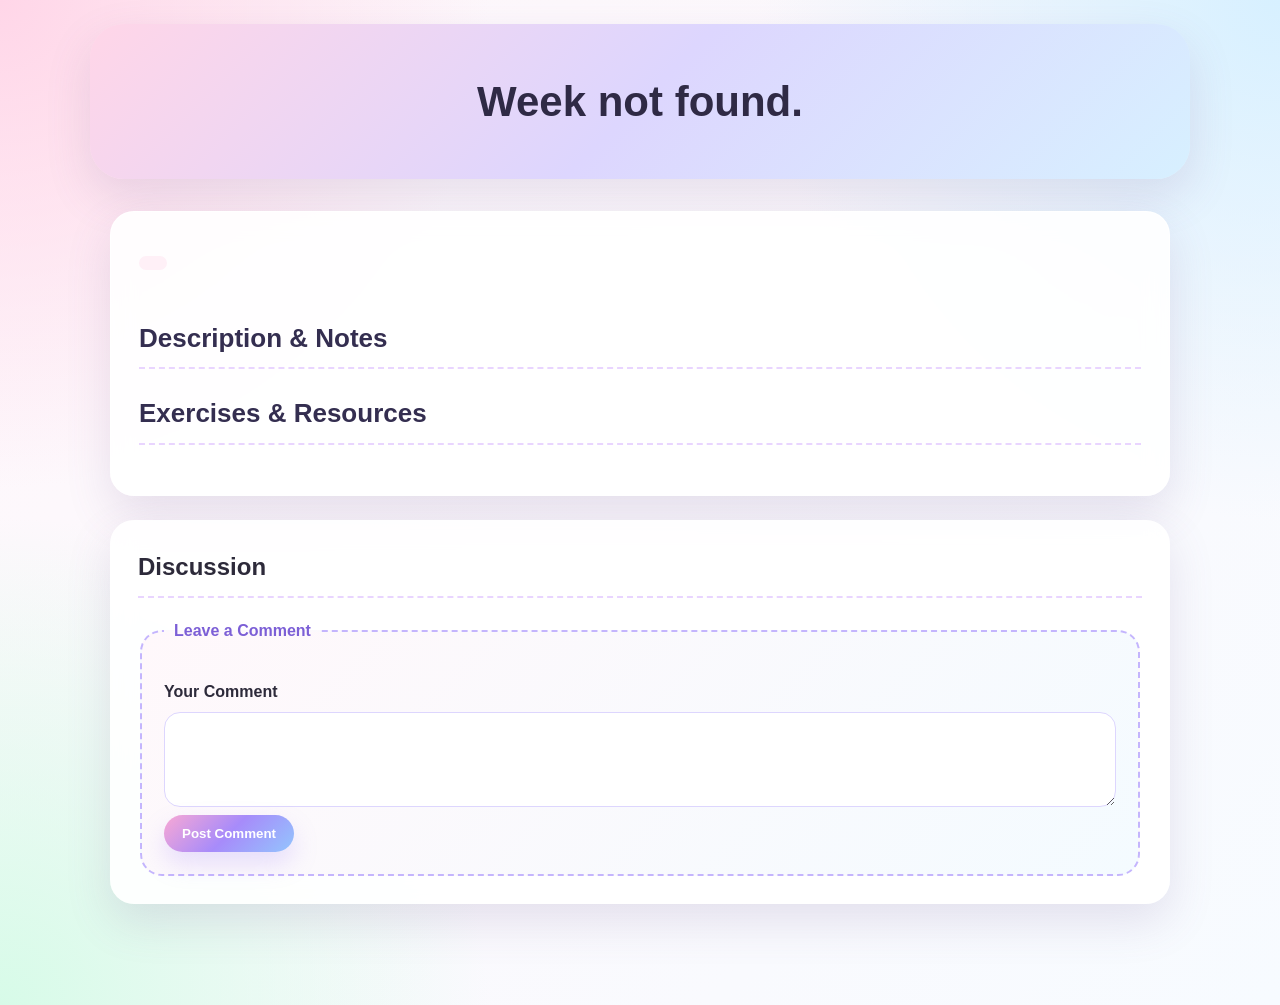
<file: src/weekly/details.html>
<!DOCTYPE html>
<html lang="en">
<head>
    <meta charset="UTF-8" />
    <meta name="viewport" content="width=device-width, initial-scale=1.0" />
    <title>Week Details</title>
    <link rel="stylesheet" href="../common/styles.css" />
    <script src="details.js" defer></script>
</head>
<body>

    <header>
        <h1 id="week-title"></h1>
    </header>

    <main>

        <!-- Section 1: Weekly Information -->
        <article>
            <p id="week-start-date"></p>

            <h2>Description &amp; Notes</h2>
            <p id="week-description"></p>

            <h2>Exercises &amp; Resources</h2>
            <ul id="week-links-list">
                <!-- details.js populates this list -->
            </ul>
        </article>

        <!-- Section 2: Discussion Forum -->
        <section id="discussion-forum">
            <h2>Discussion</h2>

            <!-- Existing Comments -->
            <div id="comment-list">
                <!-- details.js injects comment articles here -->
            </div>

            <!-- Add a Comment Form -->
            <form id="comment-form" action="#">
                <fieldset>
                    <legend>Leave a Comment</legend>

                    <label for="new-comment">Your Comment</label>
                    <textarea id="new-comment" required></textarea>

                    <button type="submit">Post Comment</button>
                </fieldset>
            </form>
        </section>

    </main>

</body>
</html>
</file>
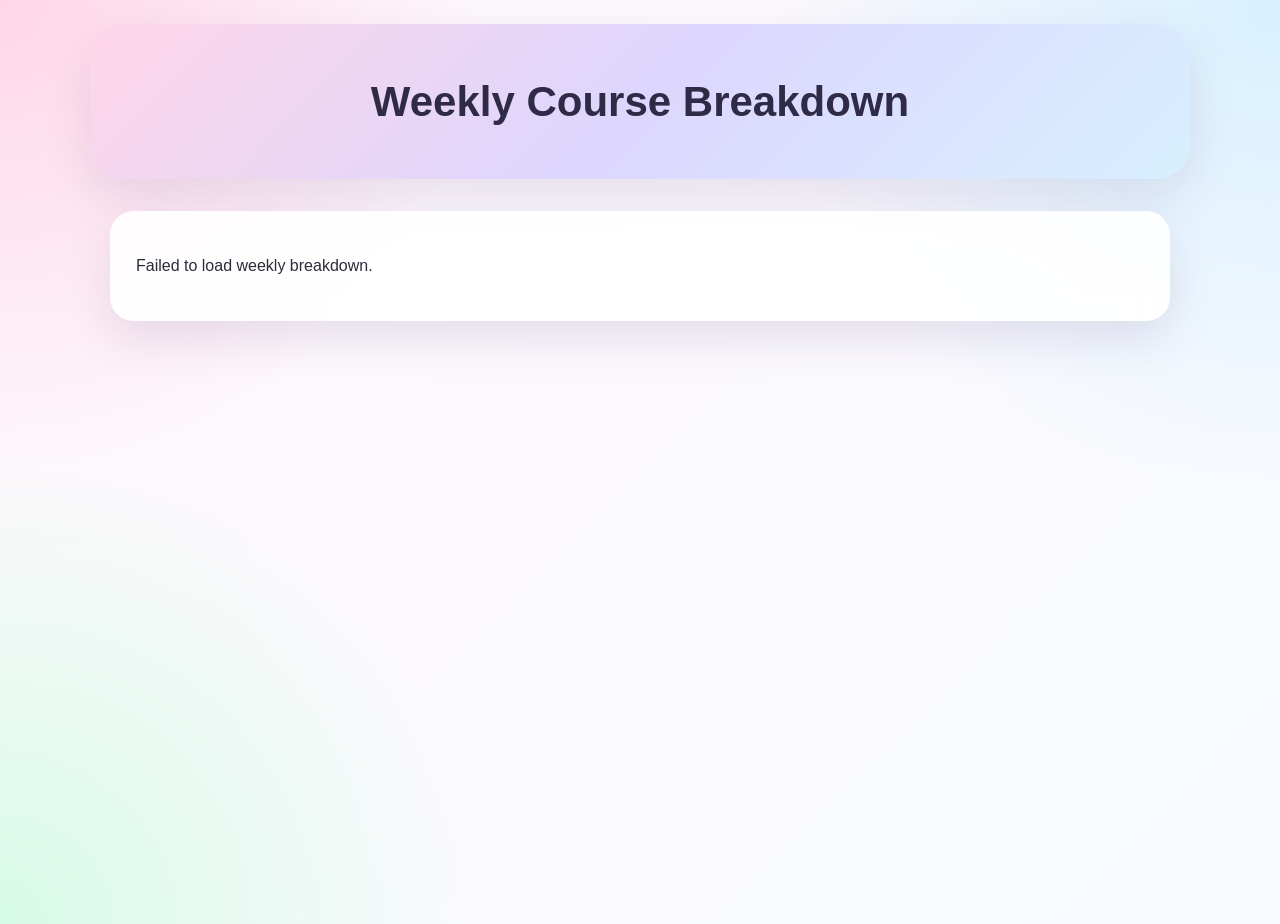
<file: src/weekly/list.html>
<!DOCTYPE html>
<html lang="en">
<head>
    <meta charset="UTF-8" />
    <meta name="viewport" content="width=device-width, initial-scale=1.0" />
    <title>Weekly Course Breakdown</title>
    <link rel="stylesheet" href="../common/styles.css" />
    <script src="list.js" defer></script>
</head>
<body>

    <header>
        <h1>Weekly Course Breakdown</h1>
    </header>

    <main>
        <section id="week-list-section">
            <!-- list.js injects week articles here -->
        </section>
    </main>

</body>
</html>
</file>
<file: src/assignments/style.css>
* {
    box-sizing: border-box;
}

:root {
    --pink: #ffd6e8;
    --peach: #ffe5d4;
    --lavender: #ddd6fe;
    --blue: #d7f0ff;
    --mint: #d7fbe8;
    --cream: #fffaf0;
    --text: #2d2a3a;
    --muted: #6b7280;
    --card: rgba(255, 255, 255, 0.9);
    --shadow: 0 18px 45px rgba(119, 91, 150, 0.16);
    --radius: 24px;
}

body {
    margin: 0;
    font-family: "Segoe UI", Arial, sans-serif;
    color: var(--text);
    min-height: 100vh;
    background:
        radial-gradient(circle at top left, var(--pink), transparent 30%),
        radial-gradient(circle at top right, var(--blue), transparent 32%),
        radial-gradient(circle at bottom left, var(--mint), transparent 30%),
        linear-gradient(135deg, #fff7fb, #f7fbff);
    line-height: 1.6;
}

header {
    max-width: 1100px;
    margin: 24px auto 0;
    padding: 44px 24px;
    text-align: center;
    border-radius: 34px;
    background: linear-gradient(135deg, #ffd6e8, #ddd6fe, #d7f0ff);
    box-shadow: var(--shadow);
}

header h1 {
    margin: 0;
    font-size: 42px;
    color: #2f2a45;
}

main {
    max-width: 1100px;
    margin: 32px auto;
    padding: 0 20px 45px;
}

/* Student assignment cards */
#assignment-list-section {
    display: grid;
    grid-template-columns: repeat(2, 1fr);
    gap: 24px;
}

article {
    position: relative;
    overflow: hidden;
    background: var(--card);
    border: 1px solid rgba(255, 255, 255, 0.9);
    border-radius: var(--radius);
    padding: 28px;
    box-shadow: var(--shadow);
    backdrop-filter: blur(12px);
}

#assignment-list-section article::before {
    content: "✦";
    position: absolute;
    right: 22px;
    top: 18px;
    font-size: 34px;
    color: #f9a8d4;
    opacity: 0.7;
}

article h2 {
    margin-top: 0;
    font-size: 26px;
    color: #342e50;
}

article p:first-of-type,
#assignment-due-date {
    display: inline-block;
    background: #fff0f7;
    color: #9d4562;
    padding: 7px 14px;
    border-radius: 999px;
    font-weight: 800;
}

a {
    color: #7c5fd6;
    font-weight: 900;
    text-decoration: none;
}

a:hover {
    color: #d85f8b;
    text-decoration: underline;
}

/* Details page */
main > article {
    margin-bottom: 24px;
}

main > article h2 {
    border-bottom: 2px dashed #e9d5ff;
    padding-bottom: 8px;
    margin-top: 24px;
}

#assignment-files-list {
    background: #f8fbff;
    border-radius: 18px;
    padding: 18px 18px 18px 36px;
}

#discussion-forum {
    background: var(--card);
    border-radius: var(--radius);
    padding: 28px;
    box-shadow: var(--shadow);
}

#discussion-forum h2 {
    margin-top: 0;
    border-bottom: 2px dashed #e9d5ff;
    padding-bottom: 10px;
}

#comment-list article {
    margin-bottom: 14px;
    background: #fffafd;
    box-shadow: none;
    border-left: 6px solid #c4b5fd;
}

footer {
    color: var(--muted);
    font-size: 14px;
    font-weight: 700;
}

/* Forms */
form {
    margin-top: 18px;
}

fieldset {
    border: 2px dashed #c4b5fd;
    border-radius: 22px;
    padding: 22px;
    background: linear-gradient(135deg, #fff8fb, #f4fbff);
}

legend {
    padding: 0 10px;
    font-weight: 900;
    color: #7c5fd6;
}

label {
    display: block;
    margin: 14px 0 7px;
    font-weight: 800;
}

input,
textarea {
    width: 100%;
    padding: 13px 15px;
    border: 1px solid #ddd6fe;
    border-radius: 16px;
    background: white;
    font-family: inherit;
    font-size: 15px;
    outline: none;
}

textarea {
    min-height: 95px;
    resize: vertical;
}

input:focus,
textarea:focus {
    border-color: #a78bfa;
    box-shadow: 0 0 0 5px rgba(216, 199, 255, 0.45);
}

/* Buttons */
button {
    border: none;
    border-radius: 999px;
    padding: 11px 18px;
    font-weight: 900;
    cursor: pointer;
    font-family: inherit;
    transition: 0.2s ease;
}

button:hover {
    transform: translateY(-2px);
}

.primary-btn,
#add-assignment,
button[type="submit"] {
    background: linear-gradient(135deg, #f9a8d4, #a78bfa, #93c5fd);
    color: white;
    box-shadow: 0 12px 24px rgba(167, 139, 250, 0.25);
}

.secondary-btn {
    background: #eef2ff;
    color: #5b4db7;
}

.edit-btn {
    background: #ddd6fe;
    color: #4c3d8f;
}

.delete-btn {
    background: #ffd6d6;
    color: #9f3030;
}

/* Admin */
.admin-panel,
.table-card,
section {
    background: var(--card);
    border-radius: var(--radius);
    box-shadow: var(--shadow);
    padding: 26px;
    margin-bottom: 24px;
    backdrop-filter: blur(12px);
}

.hidden {
    display: none;
}

.table-card {
    overflow-x: auto;
}

table {
    width: 100%;
    border-collapse: collapse;
    min-width: 760px;
}

th {
    background: linear-gradient(135deg, #ffe4f1, #e0e7ff);
    color: #3b3b4f;
    padding: 15px;
    text-align: left;
}

td {
    padding: 15px;
    border-bottom: 1px solid #f1e9ff;
    vertical-align: top;
}

tr:hover td {
    background: #fff7fb;
}

.actions {
    display: flex;
    gap: 10px;
    align-items: center;
}

.actions button {
    display: inline-block;
}

.edit-row td {
    background: #fbf7ff;
}

.inline-edit-form {
    padding: 18px;
    border-radius: 20px;
    background: linear-gradient(135deg, #fff7fb, #f4fbff);
}

.confirm-box {
    margin-top: 12px;
    padding: 14px;
    border-radius: 18px;
    background: #fff7ed;
    border: 1px solid #fed7aa;
}

.confirm-box p {
    margin: 0 0 10px;
    font-weight: 900;
}

/* Responsive */
@media (max-width: 768px) {
    table,
    thead,
    tbody,
    tr,
    th,
    td {
        display: block;
        width: 100%;
        min-width: 0;
    }

    table {
        min-width: 0;
    }

    thead {
        display: none;
    }

    tr {
        background: white;
        margin-bottom: 18px;
        padding: 18px;
        border-radius: 22px;
        box-shadow: 0 12px 30px rgba(119, 91, 150, 0.12);
    }

    td {
        border-bottom: none;
        padding: 10px 0;
    }

    td:nth-child(1)::before {
        content: "Title: ";
        font-weight: 900;
        color: #7c5fd6;
    }

    td:nth-child(2)::before {
        content: "Due Date: ";
        font-weight: 900;
        color: #7c5fd6;
    }

    td:nth-child(3)::before {
        content: "Description: ";
        font-weight: 900;
        color: #7c5fd6;
        display: block;
        margin-bottom: 4px;
    }

    td:nth-child(4)::before {
        content: "Actions";
        display: block;
        font-weight: 900;
        color: #7c5fd6;
        margin-bottom: 8px;
    }

    .actions {
        flex-direction: row;
        justify-content: flex-start;
        gap: 10px;
    }

    .actions button {
        width: auto;
        min-width: 105px;
    }

    .table-card {
        overflow-x: visible;
    }
}
</file>
<file: src/common/styles.css>
* {
    box-sizing: border-box;
}

:root {
    --pink: #ffd6e8;
    --peach: #ffe5d4;
    --lavender: #ddd6fe;
    --blue: #d7f0ff;
    --mint: #d7fbe8;
    --cream: #fffaf0;
    --text: #2d2a3a;
    --muted: #6b7280;
    --card: rgba(255, 255, 255, 0.9);
    --shadow: 0 18px 45px rgba(119, 91, 150, 0.16);
    --radius: 24px;
}

body {
    margin: 0;
    font-family: "Segoe UI", Arial, sans-serif;
    color: var(--text);
    min-height: 100vh;
    background:
        radial-gradient(circle at top left, var(--pink), transparent 30%),
        radial-gradient(circle at top right, var(--blue), transparent 32%),
        radial-gradient(circle at bottom left, var(--mint), transparent 30%),
        linear-gradient(135deg, #fff7fb, #f7fbff);
    line-height: 1.6;
}

header {
    max-width: 1100px;
    margin: 24px auto 0;
    padding: 44px 24px;
    text-align: center;
    border-radius: 34px;
    background: linear-gradient(135deg, #ffd6e8, #ddd6fe, #d7f0ff);
    box-shadow: var(--shadow);
}

header h1 {
    margin: 0;
    font-size: 42px;
    color: #2f2a45;
}

main {
    max-width: 1100px;
    margin: 32px auto;
    padding: 0 20px 45px;
}

/* Student assignment cards */
#assignment-list-section {
    display: grid;
    grid-template-columns: repeat(2, 1fr);
    gap: 24px;
}

article {
    position: relative;
    overflow: hidden;
    background: var(--card);
    border: 1px solid rgba(255, 255, 255, 0.9);
    border-radius: var(--radius);
    padding: 28px;
    box-shadow: var(--shadow);
    backdrop-filter: blur(12px);
}

#assignment-list-section article::before {
    content: "✦";
    position: absolute;
    right: 22px;
    top: 18px;
    font-size: 34px;
    color: #f9a8d4;
    opacity: 0.7;
}

article h2 {
    margin-top: 0;
    font-size: 26px;
    color: #342e50;
}

article p:first-of-type,
#assignment-due-date {
    display: inline-block;
    background: #fff0f7;
    color: #9d4562;
    padding: 7px 14px;
    border-radius: 999px;
    font-weight: 800;
}

a {
    color: #7c5fd6;
    font-weight: 900;
    text-decoration: none;
}

a:hover {
    color: #d85f8b;
    text-decoration: underline;
}

/* Details page */
main > article {
    margin-bottom: 24px;
}

main > article h2 {
    border-bottom: 2px dashed #e9d5ff;
    padding-bottom: 8px;
    margin-top: 24px;
}

#assignment-files-list {
    background: #f8fbff;
    border-radius: 18px;
    padding: 18px 18px 18px 36px;
}

#discussion-forum {
    background: var(--card);
    border-radius: var(--radius);
    padding: 28px;
    box-shadow: var(--shadow);
}

#discussion-forum h2 {
    margin-top: 0;
    border-bottom: 2px dashed #e9d5ff;
    padding-bottom: 10px;
}

#comment-list article {
    margin-bottom: 14px;
    background: #fffafd;
    box-shadow: none;
    border-left: 6px solid #c4b5fd;
}

footer {
    color: var(--muted);
    font-size: 14px;
    font-weight: 700;
}

/* Forms */
form {
    margin-top: 18px;
}

fieldset {
    border: 2px dashed #c4b5fd;
    border-radius: 22px;
    padding: 22px;
    background: linear-gradient(135deg, #fff8fb, #f4fbff);
}

legend {
    padding: 0 10px;
    font-weight: 900;
    color: #7c5fd6;
}

label {
    display: block;
    margin: 14px 0 7px;
    font-weight: 800;
}

input,
textarea {
    width: 100%;
    padding: 13px 15px;
    border: 1px solid #ddd6fe;
    border-radius: 16px;
    background: white;
    font-family: inherit;
    font-size: 15px;
    outline: none;
}

textarea {
    min-height: 95px;
    resize: vertical;
}

input:focus,
textarea:focus {
    border-color: #a78bfa;
    box-shadow: 0 0 0 5px rgba(216, 199, 255, 0.45);
}

/* Buttons */
button {
    border: none;
    border-radius: 999px;
    padding: 11px 18px;
    font-weight: 900;
    cursor: pointer;
    font-family: inherit;
    transition: 0.2s ease;
}

button:hover {
    transform: translateY(-2px);
}

.primary-btn,
#add-assignment,
button[type="submit"] {
    background: linear-gradient(135deg, #f9a8d4, #a78bfa, #93c5fd);
    color: white;
    box-shadow: 0 12px 24px rgba(167, 139, 250, 0.25);
}

.secondary-btn {
    background: #eef2ff;
    color: #5b4db7;
}

.edit-btn {
    background: #ddd6fe;
    color: #4c3d8f;
}

.delete-btn {
    background: #ffd6d6;
    color: #9f3030;
}

/* Admin */
.admin-panel,
.table-card,
section {
    background: var(--card);
    border-radius: var(--radius);
    box-shadow: var(--shadow);
    padding: 26px;
    margin-bottom: 24px;
    backdrop-filter: blur(12px);
}

.hidden {
    display: none;
}

.table-card {
    overflow-x: auto;
}

table {
    width: 100%;
    border-collapse: collapse;
    min-width: 760px;
}

th {
    background: linear-gradient(135deg, #ffe4f1, #e0e7ff);
    color: #3b3b4f;
    padding: 15px;
    text-align: left;
}

td {
    padding: 15px;
    border-bottom: 1px solid #f1e9ff;
    vertical-align: top;
}

tr:hover td {
    background: #fff7fb;
}

.actions {
    display: flex;
    gap: 10px;
    align-items: center;
}

.actions button {
    display: inline-block;
}

.edit-row td {
    background: #fbf7ff;
}

.inline-edit-form {
    padding: 18px;
    border-radius: 20px;
    background: linear-gradient(135deg, #fff7fb, #f4fbff);
}

.confirm-box {
    margin-top: 12px;
    padding: 14px;
    border-radius: 18px;
    background: #fff7ed;
    border: 1px solid #fed7aa;
}

.confirm-box p {
    margin: 0 0 10px;
    font-weight: 900;
}

/* Responsive */
@media (max-width: 768px) {
    table,
    thead,
    tbody,
    tr,
    th,
    td {
        display: block;
        width: 100%;
        min-width: 0;
    }

    table {
        min-width: 0;
    }

    thead {
        display: none;
    }

    tr {
        background: white;
        margin-bottom: 18px;
        padding: 18px;
        border-radius: 22px;
        box-shadow: 0 12px 30px rgba(119, 91, 150, 0.12);
    }

    td {
        border-bottom: none;
        padding: 10px 0;
    }

    td:nth-child(1)::before {
        content: "Title: ";
        font-weight: 900;
        color: #7c5fd6;
    }

    td:nth-child(2)::before {
        content: "Due Date: ";
        font-weight: 900;
        color: #7c5fd6;
    }

    td:nth-child(3)::before {
        content: "Description: ";
        font-weight: 900;
        color: #7c5fd6;
        display: block;
        margin-bottom: 4px;
    }

    td:nth-child(4)::before {
        content: "Actions";
        display: block;
        font-weight: 900;
        color: #7c5fd6;
        margin-bottom: 8px;
    }

    .actions {
        flex-direction: row;
        justify-content: flex-start;
        gap: 10px;
    }

    .actions button {
        width: auto;
        min-width: 105px;
    }

    .table-card {
        overflow-x: visible;
    }
}
</file>
